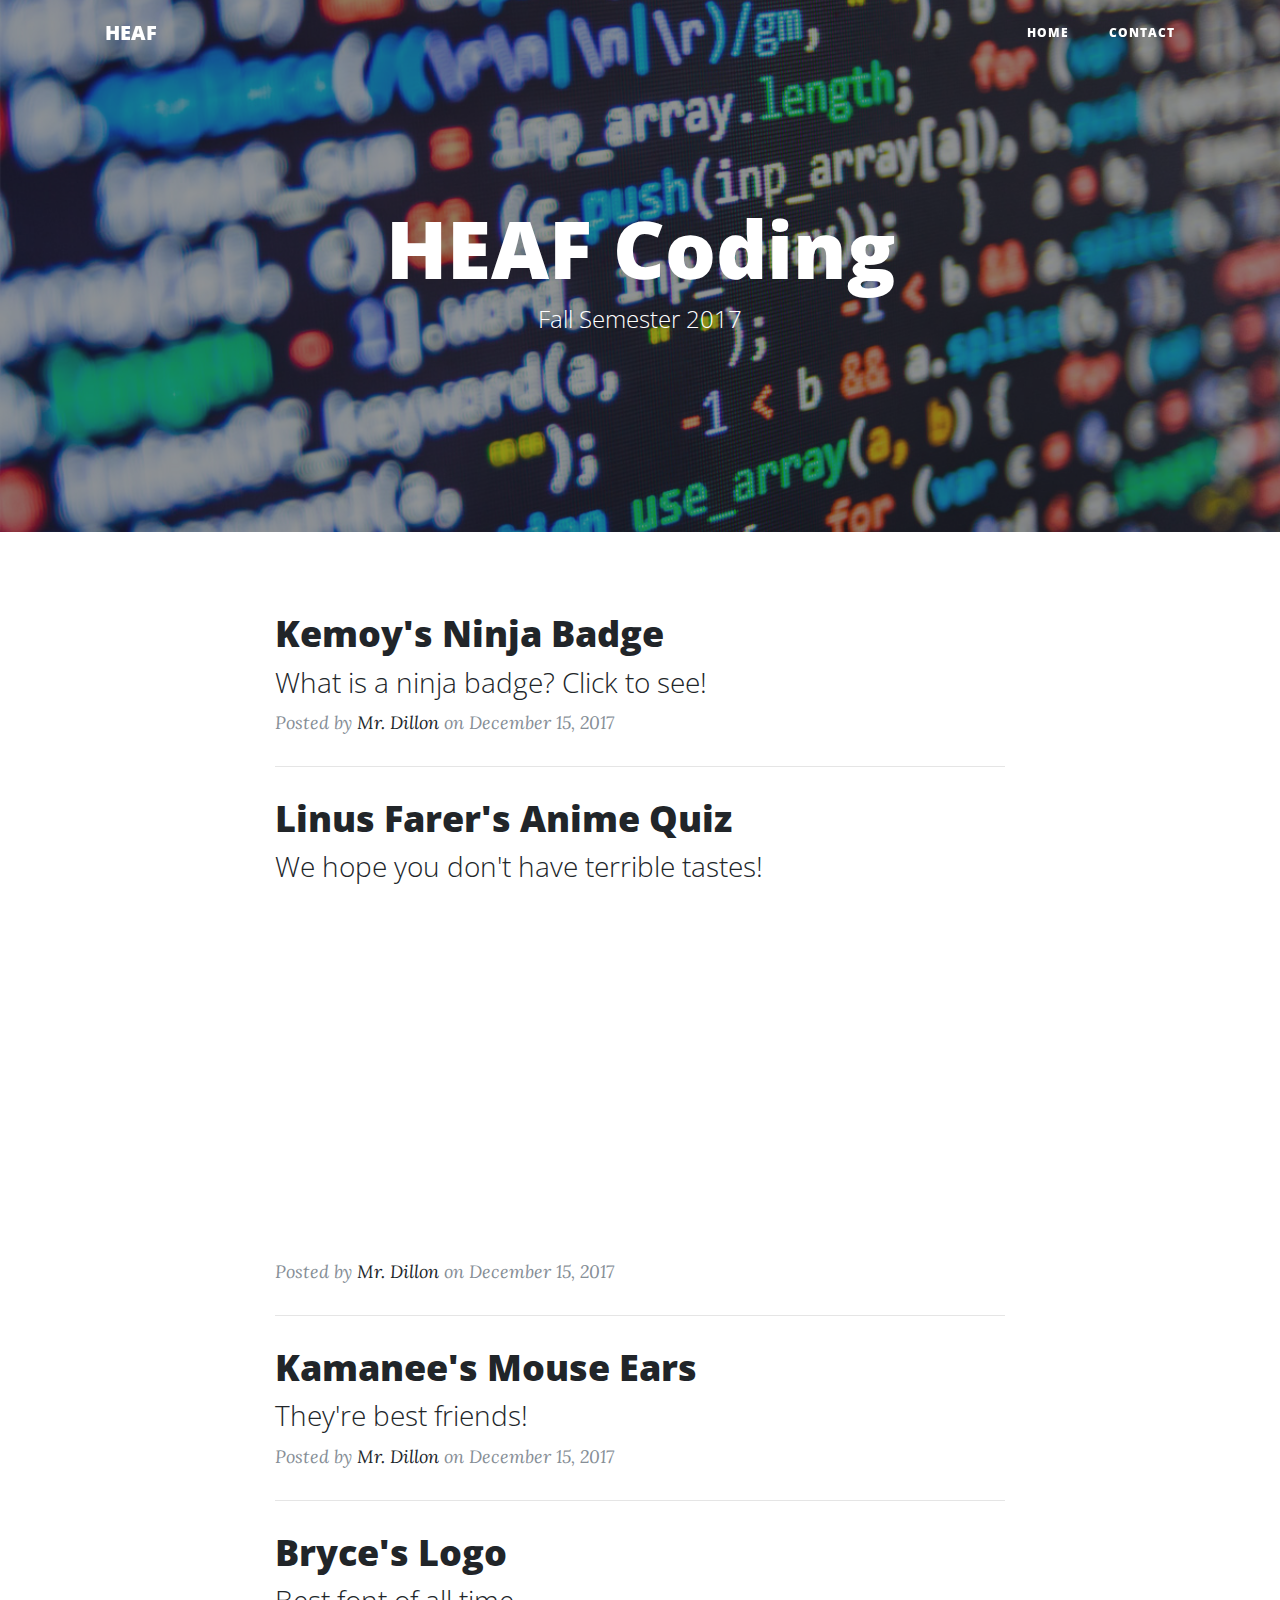
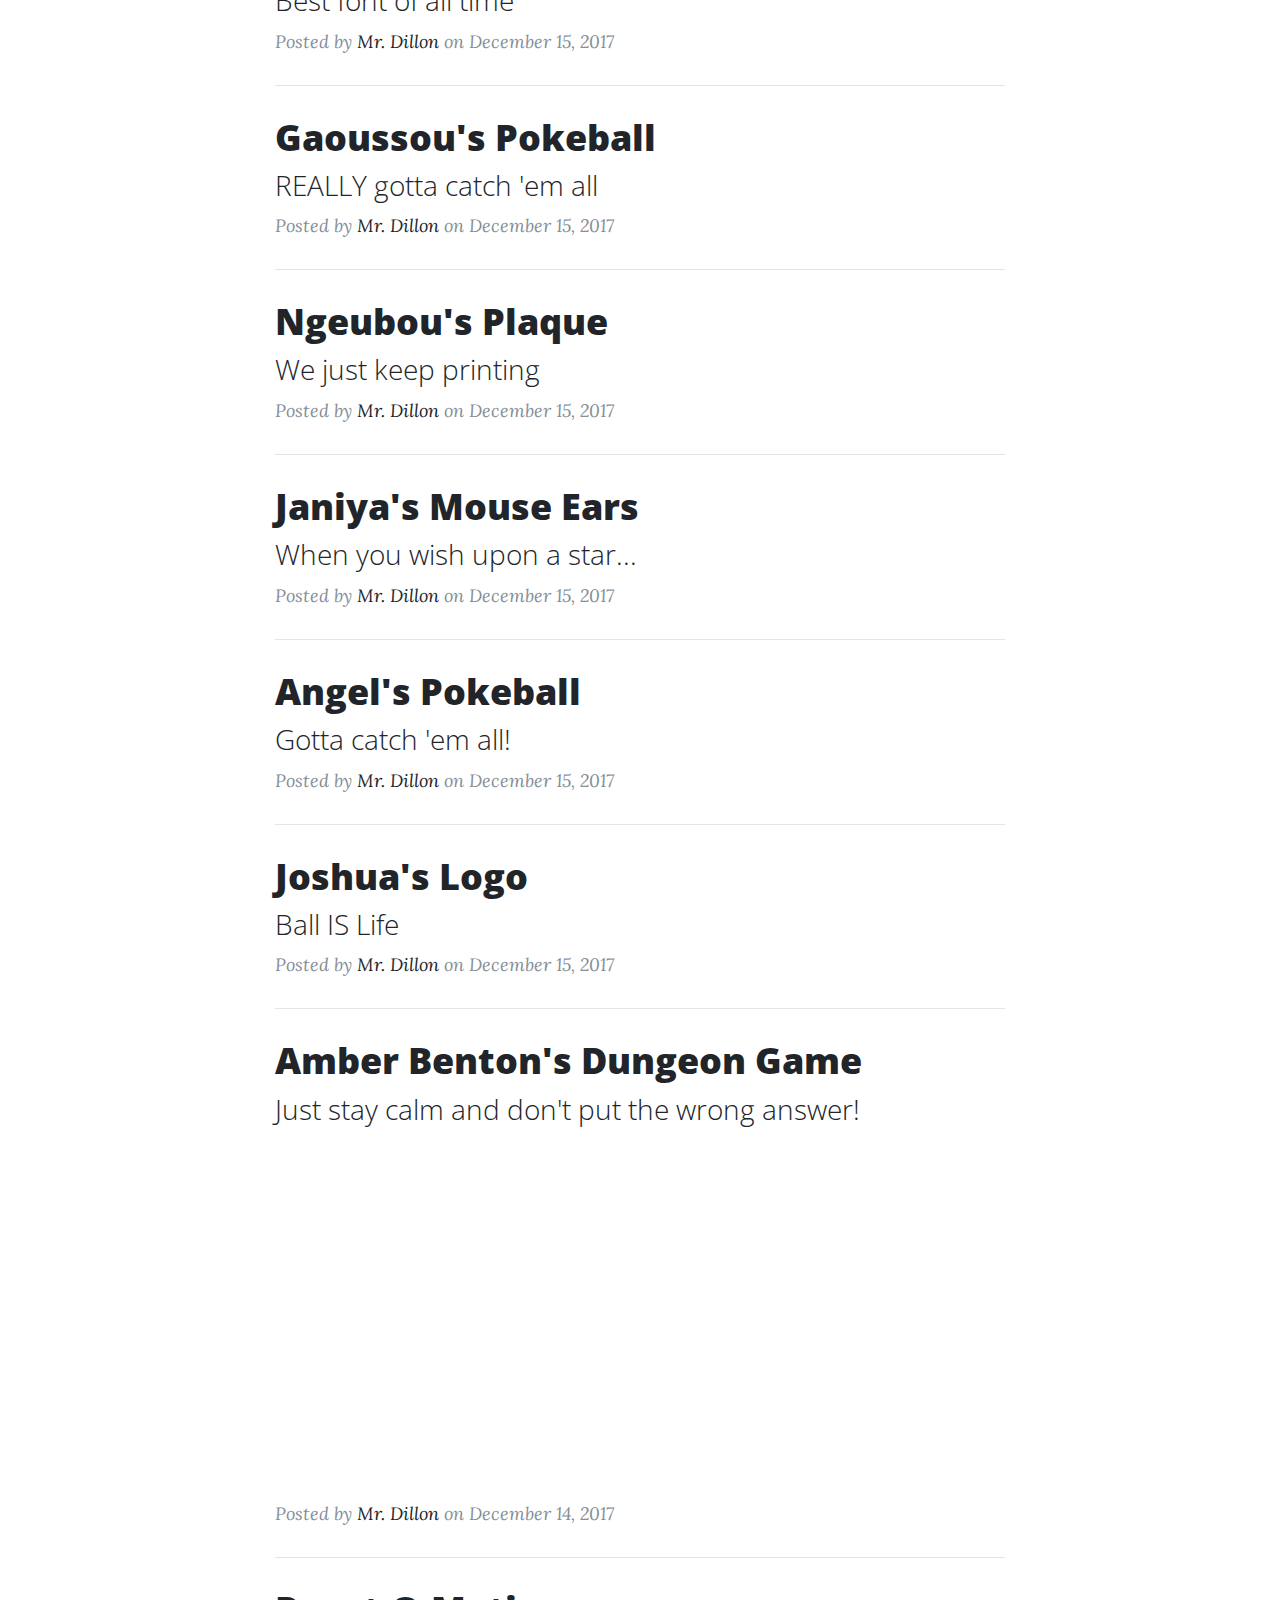
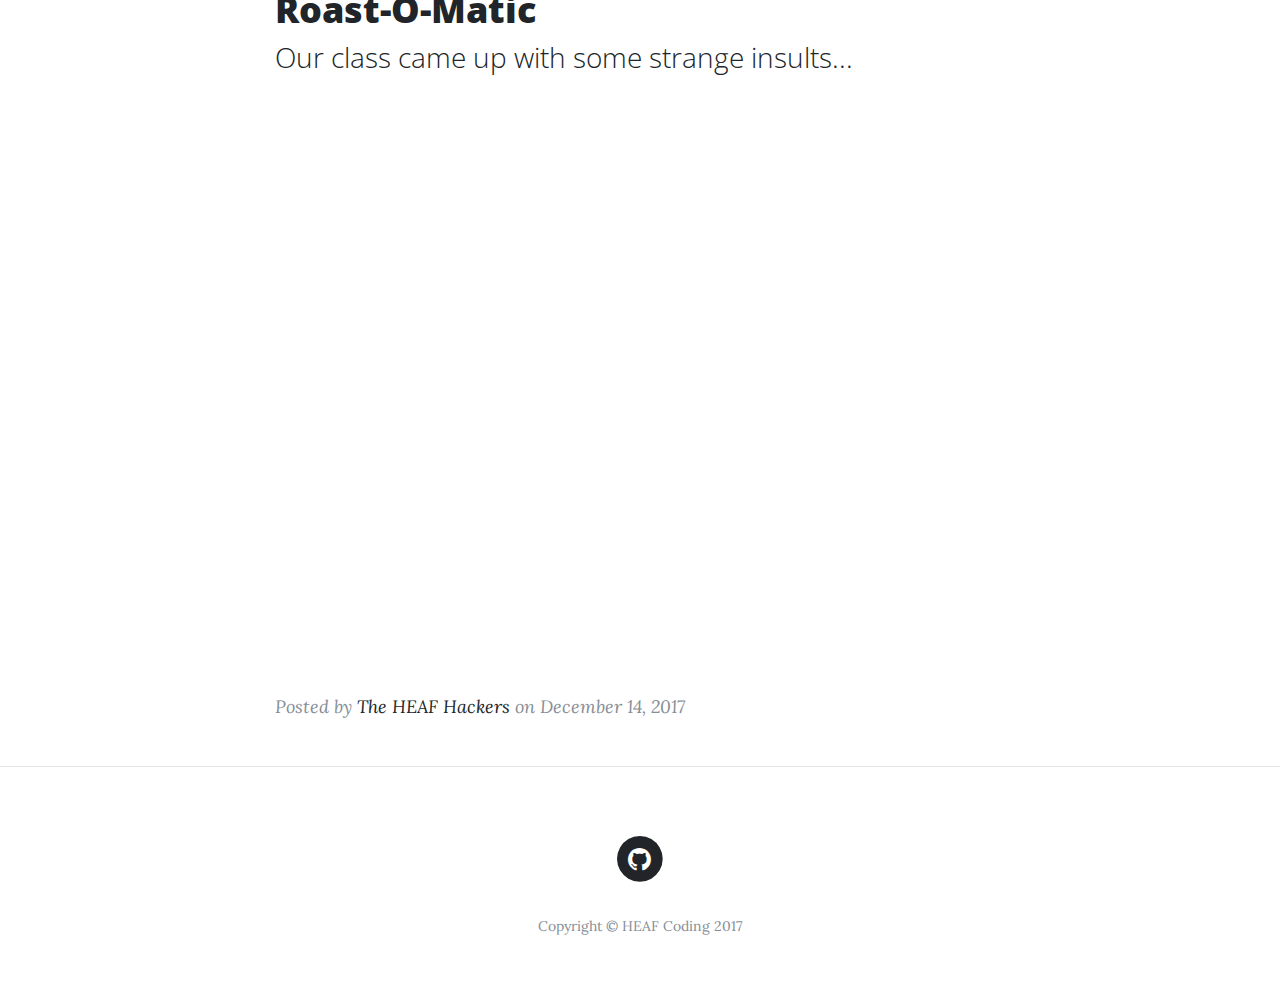
<file: index.html>
<!DOCTYPE html>
<html lang="en">

  <head>

    <meta charset="utf-8">
    <meta name="viewport" content="width=device-width, initial-scale=1, shrink-to-fit=no">
    <meta name="description" content="Teaching kids how to code">
    <meta name="author" content="Harlem Education Activities Fund">

    <title>HEAF Coding</title>

    <!-- Bootstrap core CSS -->
    <link href="vendor/bootstrap/css/bootstrap.min.css" rel="stylesheet">

    <!-- Custom fonts for this template -->
    <link href="vendor/font-awesome/css/font-awesome.min.css" rel="stylesheet" type="text/css">
    <link href='https://fonts.googleapis.com/css?family=Lora:400,700,400italic,700italic' rel='stylesheet' type='text/css'>
    <link href='https://fonts.googleapis.com/css?family=Open+Sans:300italic,400italic,600italic,700italic,800italic,400,300,600,700,800' rel='stylesheet' type='text/css'>

    <!-- Custom styles for this template -->
    <link href="css/clean-blog.min.css" rel="stylesheet">

    <link rel="shortcut icon" href="favicon.ico" type="image/x-icon">

  </head>

  <body>

    <!-- Navigation -->
    <nav class="navbar navbar-expand-lg navbar-light fixed-top" id="mainNav">
      <div class="container">
        <a class="navbar-brand" target="_blank" href="https://heaf.org/">HEAF</a>
        <button class="navbar-toggler navbar-toggler-right" type="button" data-toggle="collapse" data-target="#navbarResponsive" aria-controls="navbarResponsive" aria-expanded="false" aria-label="Toggle navigation">
          Menu
          <i class="fa fa-bars"></i>
        </button>
        <div class="collapse navbar-collapse" id="navbarResponsive">
          <ul class="navbar-nav ml-auto">
            <li class="nav-item">
              <a class="nav-link" href="index.html">Home</a>
            </li>
            <li class="nav-item">
              <a class="nav-link" href="contact.html">Contact</a>
            </li>
          </ul>
        </div>
      </div>
    </nav>

    <!-- Page Header -->
    <header class="masthead" style="background-image: url('img/classroom-coding.jpg')">
      <div class="overlay"></div>
      <div class="container">
        <div class="row">
          <div class="col-lg-8 col-md-10 mx-auto">
            <div class="site-heading">
              <h1>HEAF Coding</h1>
              <span class="subheading">Fall Semester 2017</span>
            </div>
          </div>
        </div>
      </div>
    </header>

    <!-- Main Content -->
    <div class="container">
      <div class="row">
        <div class="col-lg-8 col-md-10 mx-auto">
          

          <div class="post-preview">
            <a href="https://github.com/dillonius01/HeafCoding/blob/master/stl/Kemoy.stl" target="_blank">
              <h2 class="post-title">
                Kemoy's Ninja Badge
              </h2>
              <h3 class="post-subtitle">
                What is a ninja badge? Click to see!
              </h3>
            </a>
            <p class="post-meta">Posted by
              <a href="contact.html">Mr. Dillon</a>
              on December 15, 2017</p>
          </div>

          <hr>

          <div class="post-preview">
            <a href="https://trinket.io/python/17a0400291" target="_blank">
              <h2 class="post-title">
                Linus Farer's Anime Quiz
              </h2>
              <h3 class="post-subtitle">
                We hope you don't have terrible tastes!
              </h3>
            </a>
            <iframe src="https://trinket.io/embed/python/17a0400291?outputOnly=true&runOption=run" width="100%" height="356" frameborder="0" marginwidth="0" marginheight="0" allowfullscreen></iframe>
            <p class="post-meta">Posted by
              <a href="contact.html">Mr. Dillon</a>
              on December 15, 2017</p>
          </div>

          <hr>

          <div class="post-preview">
            <a href="https://github.com/dillonius01/HeafCoding/blob/master/stl/Kamanee.stl" target="_blank">
              <h2 class="post-title">
                Kamanee's Mouse Ears
              </h2>
              <h3 class="post-subtitle">
                They're best friends!
              </h3>
            </a>
            <p class="post-meta">Posted by
              <a href="contact.html">Mr. Dillon</a>
              on December 15, 2017</p>
          </div>

          <hr>

          <div class="post-preview">
            <a href="https://github.com/dillonius01/HeafCoding/blob/master/stl/Bryce.stl" target="_blank">
              <h2 class="post-title">
                Bryce's Logo
              </h2>
              <h3 class="post-subtitle">
                Best font of all time
              </h3>
            </a>
            <p class="post-meta">Posted by
              <a href="contact.html">Mr. Dillon</a>
              on December 15, 2017</p>
          </div>

          <hr>
        

          <div class="post-preview">
            <a href="https://github.com/dillonius01/HeafCoding/blob/master/stl/Gaoussou.stl" target="_blank">
              <h2 class="post-title">
                Gaoussou's Pokeball
              </h2>
              <h3 class="post-subtitle">
                REALLY gotta catch 'em all
              </h3>
            </a>
            <p class="post-meta">Posted by
              <a href="contact.html">Mr. Dillon</a>
              on December 15, 2017</p>
          </div>

          <hr>


          <div class="post-preview">
            <a href="https://github.com/dillonius01/HeafCoding/blob/master/stl/Ngeubou.stl" target="_blank">
              <h2 class="post-title">
                Ngeubou's Plaque
              </h2>
              <h3 class="post-subtitle">
                We just keep printing
              </h3>
            </a>
            <p class="post-meta">Posted by
              <a href="contact.html">Mr. Dillon</a>
              on December 15, 2017</p>
          </div>

          <hr>


          <div class="post-preview">
            <a href="https://github.com/dillonius01/HeafCoding/blob/master/stl/Janiya.stl" target="_blank">
              <h2 class="post-title">
                Janiya's Mouse Ears
              </h2>
              <h3 class="post-subtitle">
                When you wish upon a star...
              </h3>
            </a>
            <p class="post-meta">Posted by
              <a href="contact.html">Mr. Dillon</a>
              on December 15, 2017</p>
          </div>

          <hr>

          
          <div class="post-preview">
            <a href="https://github.com/dillonius01/HeafCoding/blob/master/stl/Angel.stl" target="_blank">
              <h2 class="post-title">
                Angel's Pokeball
              </h2>
              <h3 class="post-subtitle">
                Gotta catch 'em all!
              </h3>
            </a>
            <p class="post-meta">Posted by
              <a href="contact.html">Mr. Dillon</a>
              on December 15, 2017</p>
          </div>

          <hr>



          <div class="post-preview">
            <a href="https://github.com/dillonius01/HeafCoding/blob/master/stl/josh.stl" target="_blank">
              <h2 class="post-title">
                Joshua's Logo
              </h2>
              <h3 class="post-subtitle">
                Ball IS Life
              </h3>
            </a>
            <p class="post-meta">Posted by
              <a href="contact.html">Mr. Dillon</a>
              on December 15, 2017</p>
          </div>

          <hr>


          <div class="post-preview">
            <a href="https://trinket.io/python/cdde024f71?e=1" target="_blank" >
              <h2 class="post-title">
                Amber Benton's Dungeon Game
              </h2>
              <h3 class="post-subtitle">
                Just stay calm and don't put the wrong answer!
              </h3>
            </a>
            <iframe src="https://trinket.io/embed/python/cdde024f71?outputOnly=true&runOption=run" width="100%" height="356" frameborder="0" marginwidth="0" marginheight="0" allowfullscreen></iframe>
            <p class="post-meta">Posted by
              <a href="contact.html">Mr. Dillon</a>
              on December 14, 2017</p>
          </div>
          <hr>
          <div class="post-preview">
            <a href="https://trinket.io/python/372c19a66e" target="_blank">
              <h2 class="post-title">
                Roast-O-Matic
              </h2>
              <h3 class="post-subtitle">
                Our class came up with some strange insults...
              </h3>
            </a>
            <iframe src="https://trinket.io/embed/python/372c19a66e?outputOnly=true&runOption=run" width="100%" height="600" frameborder="0" marginwidth="0" marginheight="0" allowfullscreen></iframe>
            <p class="post-meta">Posted by
              <a href="#">The HEAF Hackers</a>
              on December 14, 2017</p>
          </div>

        </div>
      </div>
    </div>

    <hr>

    <!-- Footer -->
    <footer>
      <div class="container">
        <div class="row">
          <div class="col-lg-8 col-md-10 mx-auto">
            <ul class="list-inline text-center">
              <li class="list-inline-item">
                <a href="https://github.com/dillonius01/HeafCoding" target="_blank">
                  <span class="fa-stack fa-lg">
                    <i class="fa fa-circle fa-stack-2x"></i>
                    <i class="fa fa-github fa-stack-1x fa-inverse"></i>
                  </span>
                </a>
              </li>
            </ul>
            <p class="copyright text-muted">Copyright &copy; HEAF Coding 2017</p>
          </div>
        </div>
      </div>
    </footer>

    <!-- Bootstrap core JavaScript -->
    <script src="vendor/jquery/jquery.min.js"></script>
    <script src="vendor/bootstrap/js/bootstrap.bundle.min.js"></script>

    <!-- Custom scripts for this template -->
    <script src="js/clean-blog.min.js"></script>

  </body>

</html>
</file>
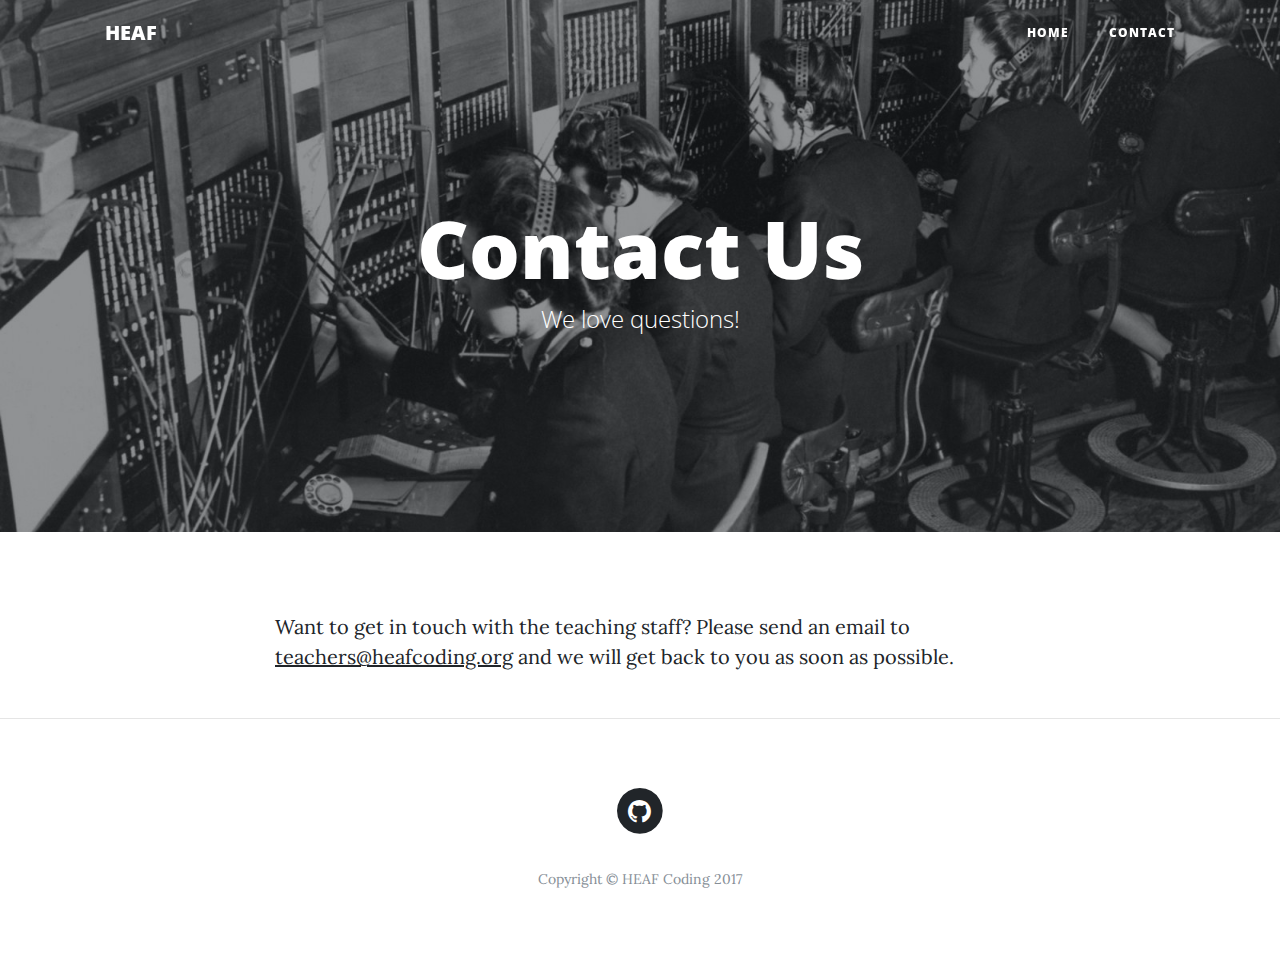
<file: contact.html>
<!DOCTYPE html>
<html lang="en">

  <head>

    <meta charset="utf-8">
    <meta name="viewport" content="width=device-width, initial-scale=1, shrink-to-fit=no">
    <meta name="description" content="">
    <meta name="author" content="">

    <title>HEAF Coding</title>

    <!-- Bootstrap core CSS -->
    <link href="vendor/bootstrap/css/bootstrap.min.css" rel="stylesheet">

    <!-- Custom fonts for this template -->
    <link href="vendor/font-awesome/css/font-awesome.min.css" rel="stylesheet" type="text/css">
    <link href='https://fonts.googleapis.com/css?family=Lora:400,700,400italic,700italic' rel='stylesheet' type='text/css'>
    <link href='https://fonts.googleapis.com/css?family=Open+Sans:300italic,400italic,600italic,700italic,800italic,400,300,600,700,800' rel='stylesheet' type='text/css'>

    <!-- Custom styles for this template -->
    <link href="css/clean-blog.min.css" rel="stylesheet">

    <link rel="shortcut icon" href="favicon.ico" type="image/x-icon">

  </head>

  <body>

    <!-- Navigation -->
    <nav class="navbar navbar-expand-lg navbar-light fixed-top" id="mainNav">
      <div class="container">
        <a class="navbar-brand" href="https://heaf.org/">HEAF</a>
        <button class="navbar-toggler navbar-toggler-right" type="button" data-toggle="collapse" data-target="#navbarResponsive" aria-controls="navbarResponsive" aria-expanded="false" aria-label="Toggle navigation">
          Menu
          <i class="fa fa-bars"></i>
        </button>
        <div class="collapse navbar-collapse" id="navbarResponsive">
          <ul class="navbar-nav ml-auto">
            <li class="nav-item">
              <a class="nav-link" href="index.html">Home</a>
            </li>
            <li class="nav-item">
              <a class="nav-link" href="contact.html">Contact</a>
            </li>
          </ul>
        </div>
      </div>
    </nav>

    <!-- Page Header -->
    <header class="masthead" style="background-image: url('img/switchboard.jpg')">
      <div class="overlay"></div>
      <div class="container">
        <div class="row">
          <div class="col-lg-8 col-md-10 mx-auto">
            <div class="page-heading">
              <h1>Contact Us</h1>
              <span class="subheading">We love questions!</span>
            </div>
          </div>
        </div>
      </div>
    </header>

    <!-- Main Content -->
    <div class="container">
      <div class="row">
        <div class="col-lg-8 col-md-10 mx-auto">
          <p>Want to get in touch with the teaching staff? Please send an email to <span><a href="mailto:teachers@heafcoding.org">teachers@heafcoding.org</a></span> and we will get back to you as soon as possible.</p>
        </div>
      </div>
    </div>

    <hr>

    <!-- Footer -->
    <footer>
      <div class="container">
        <div class="row">
          <div class="col-lg-8 col-md-10 mx-auto">
            <ul class="list-inline text-center">
              <li class="list-inline-item">
                <a href="https://github.com/dillonius01/HeafCoding" target="_blank">
                  <span class="fa-stack fa-lg">
                    <i class="fa fa-circle fa-stack-2x"></i>
                    <i class="fa fa-github fa-stack-1x fa-inverse"></i>
                  </span>
                </a>
              </li>
            </ul>
            <p class="copyright text-muted">Copyright &copy; HEAF Coding 2017</p>
          </div>
        </div>
      </div>
    </footer>

    <!-- Bootstrap core JavaScript -->
    <script src="vendor/jquery/jquery.min.js"></script>
    <script src="vendor/bootstrap/js/bootstrap.bundle.min.js"></script>

    <!-- Custom scripts for this template -->
    <script src="js/clean-blog.min.js"></script>

  </body>

</html>
</file>
<file: css/clean-blog.min.css>
/*!
 * Start Bootstrap - Clean Blog v4.0.0-beta.2 (https://startbootstrap.com/template-overviews/clean-blog)
 * Copyright 2013-2017 Start Bootstrap
 * Licensed under MIT (https://github.com/BlackrockDigital/startbootstrap-clean-blog/blob/master/LICENSE)
 */body{font-size:20px;color:#212529;font-family:Lora,'Times New Roman',serif}p{line-height:1.5;margin:30px 0}p a{text-decoration:underline}h1,h2,h3,h4,h5,h6{font-weight:800;font-family:'Open Sans','Helvetica Neue',Helvetica,Arial,sans-serif}a{color:#212529;-webkit-transition:all .2s;-moz-transition:all .2s;transition:all .2s}a:focus,a:hover{color:#0085a1}blockquote{font-style:italic;color:#868e96}.section-heading{font-size:36px;font-weight:700;margin-top:60px}.caption{font-size:14px;font-style:italic;display:block;margin:0;padding:10px;text-align:center;border-bottom-right-radius:5px;border-bottom-left-radius:5px}::-moz-selection{color:#fff;background:#0085a1;text-shadow:none}::selection{color:#fff;background:#0085a1;text-shadow:none}img::selection{color:#fff;background:0 0}img::-moz-selection{color:#fff;background:0 0}body{-webkit-tap-highlight-color:#0085a1}#mainNav{position:absolute;border-bottom:1px solid #e9ecef;background-color:#fff;font-family:'Open Sans','Helvetica Neue',Helvetica,Arial,sans-serif}#mainNav .navbar-brand{font-weight:800;color:#343a40}#mainNav .navbar-toggler{font-size:12px;font-weight:800;padding:13px;text-transform:uppercase;color:#343a40}#mainNav .navbar-nav>li.nav-item>a{font-size:12px;font-weight:800;letter-spacing:1px;text-transform:uppercase}@media only screen and (min-width:992px){#mainNav{border-bottom:1px solid transparent;background:0 0}#mainNav .navbar-brand{padding:10px 20px;color:#fff}#mainNav .navbar-brand:focus,#mainNav .navbar-brand:hover{color:rgba(255,255,255,.8)}#mainNav .navbar-nav>li.nav-item>a{padding:10px 20px;color:#fff}#mainNav .navbar-nav>li.nav-item>a:focus,#mainNav .navbar-nav>li.nav-item>a:hover{color:rgba(255,255,255,.8)}}@media only screen and (min-width:992px){#mainNav{-webkit-transition:background-color .2s;-moz-transition:background-color .2s;transition:background-color .2s;-webkit-transform:translate3d(0,0,0);-moz-transform:translate3d(0,0,0);-ms-transform:translate3d(0,0,0);-o-transform:translate3d(0,0,0);transform:translate3d(0,0,0);-webkit-backface-visibility:hidden}#mainNav.is-fixed{position:fixed;top:-67px;-webkit-transition:-webkit-transform .2s;-moz-transition:-moz-transform .2s;transition:transform .2s;border-bottom:1px solid #fff;background-color:rgba(255,255,255,.9)}#mainNav.is-fixed .navbar-brand{color:#212529}#mainNav.is-fixed .navbar-brand:focus,#mainNav.is-fixed .navbar-brand:hover{color:#0085a1}#mainNav.is-fixed .navbar-nav>li.nav-item>a{color:#212529}#mainNav.is-fixed .navbar-nav>li.nav-item>a:focus,#mainNav.is-fixed .navbar-nav>li.nav-item>a:hover{color:#0085a1}#mainNav.is-visible{-webkit-transform:translate3d(0,100%,0);-moz-transform:translate3d(0,100%,0);-ms-transform:translate3d(0,100%,0);-o-transform:translate3d(0,100%,0);transform:translate3d(0,100%,0)}}header.masthead{margin-bottom:50px;background:no-repeat center center;background-color:#868e96;background-attachment:scroll;position:relative;-webkit-background-size:cover;-moz-background-size:cover;-o-background-size:cover;background-size:cover}header.masthead .overlay{position:absolute;top:0;left:0;height:100%;width:100%;background-color:#212529;opacity:.5}header.masthead .page-heading,header.masthead .post-heading,header.masthead .site-heading{padding:200px 0 150px;color:#fff}@media only screen and (min-width:768px){header.masthead .page-heading,header.masthead .post-heading,header.masthead .site-heading{padding:200px 0}}header.masthead .page-heading,header.masthead .site-heading{text-align:center}header.masthead .page-heading h1,header.masthead .site-heading h1{font-size:50px;margin-top:0}header.masthead .page-heading .subheading,header.masthead .site-heading .subheading{font-size:24px;font-weight:300;line-height:1.1;display:block;margin:10px 0 0;font-family:'Open Sans','Helvetica Neue',Helvetica,Arial,sans-serif}@media only screen and (min-width:768px){header.masthead .page-heading h1,header.masthead .site-heading h1{font-size:80px}}header.masthead .post-heading h1{font-size:35px}header.masthead .post-heading .meta,header.masthead .post-heading .subheading{line-height:1.1;display:block}header.masthead .post-heading .subheading{font-size:24px;font-weight:600;margin:10px 0 30px;font-family:'Open Sans','Helvetica Neue',Helvetica,Arial,sans-serif}header.masthead .post-heading .meta{font-size:20px;font-weight:300;font-style:italic;font-family:Lora,'Times New Roman',serif}header.masthead .post-heading .meta a{color:#fff}@media only screen and (min-width:768px){header.masthead .post-heading h1{font-size:55px}header.masthead .post-heading .subheading{font-size:30px}}.post-preview>a{color:#212529}.post-preview>a:focus,.post-preview>a:hover{text-decoration:none;color:#0085a1}.post-preview>a>.post-title{font-size:30px;margin-top:30px;margin-bottom:10px}.post-preview>a>.post-subtitle{font-weight:300;margin:0 0 10px}.post-preview>.post-meta{font-size:18px;font-style:italic;margin-top:0;color:#868e96}.post-preview>.post-meta>a{text-decoration:none;color:#212529}.post-preview>.post-meta>a:focus,.post-preview>.post-meta>a:hover{text-decoration:underline;color:#0085a1}@media only screen and (min-width:768px){.post-preview>a>.post-title{font-size:36px}}.floating-label-form-group{font-size:14px;position:relative;margin-bottom:0;padding-bottom:.5em;border-bottom:1px solid #dee2e6}.floating-label-form-group input,.floating-label-form-group textarea{font-size:1.5em;position:relative;z-index:1;padding:0;resize:none;border:none;border-radius:0;background:0 0;box-shadow:none!important;font-family:Lora,'Times New Roman',serif}.floating-label-form-group input::-webkit-input-placeholder,.floating-label-form-group textarea::-webkit-input-placeholder{color:#868e96;font-family:Lora,'Times New Roman',serif}.floating-label-form-group label{font-size:.85em;line-height:1.764705882em;position:relative;z-index:0;top:2em;display:block;margin:0;-webkit-transition:top .3s ease,opacity .3s ease;-moz-transition:top .3s ease,opacity .3s ease;-ms-transition:top .3s ease,opacity .3s ease;transition:top .3s ease,opacity .3s ease;vertical-align:middle;vertical-align:baseline;opacity:0}.floating-label-form-group .help-block{margin:15px 0}.floating-label-form-group-with-value label{top:0;opacity:1}.floating-label-form-group-with-focus label{color:#0085a1}form .form-group:first-child .floating-label-form-group{border-top:1px solid #dee2e6}footer{padding:50px 0 65px}footer .list-inline{margin:0;padding:0}footer .copyright{font-size:14px;margin-bottom:0;text-align:center}.btn{font-size:14px;font-weight:800;padding:15px 25px;letter-spacing:1px;text-transform:uppercase;border-radius:0;font-family:'Open Sans','Helvetica Neue',Helvetica,Arial,sans-serif}.btn-primary{background-color:#0085a1;border-color:#0085a1}.btn-primary:active,.btn-primary:focus,.btn-primary:hover{color:#fff;background-color:#00657b!important;border-color:#00657b!important}.btn-lg{font-size:16px;padding:25px 35px}
</file>
